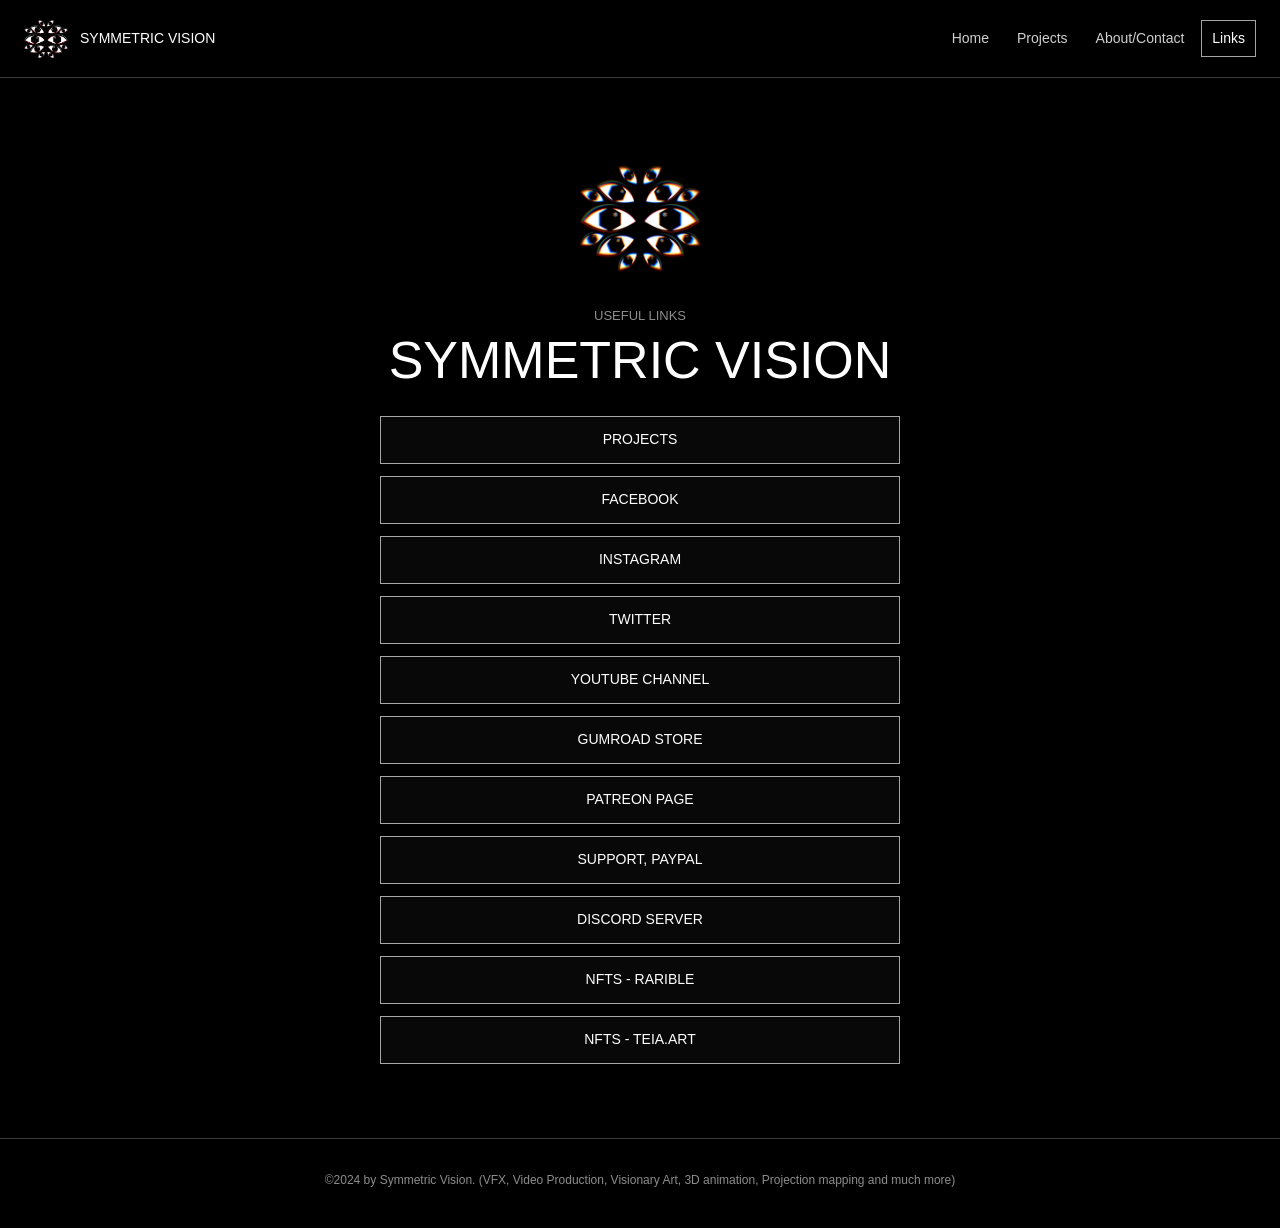
<file: links.html>
<!doctype html>
<html lang="en">
  <head>
    <meta charset="utf-8">
    <meta name="viewport" content="width=device-width, initial-scale=1">
    <title>Links | Symmetric Vision</title>
    <meta name="description" content="Official Symmetric Vision social, shop, support, app, and NFT links.">
    <link rel="icon" href="favicon.ico" sizes="any">
    <link rel="icon" type="image/png" sizes="32x32" href="assets/icons/favicon-32x32.png">
    <link rel="apple-touch-icon" sizes="180x180" href="assets/icons/apple-touch-icon.png">
    <link rel="manifest" href="site.webmanifest">
    <meta name="theme-color" content="#000000">
    <link rel="stylesheet" href="styles.css?v=20260602-hero-footer-warnings">
  </head>
  <body>
    <a class="skip-link" href="#main">Skip to content</a>
    <header class="site-header">
      <a class="site-mark" href="index.html" aria-label="Symmetric Vision home">
        <img src="Symmetric%20Vision%20logo.png" alt="">
        <span>Symmetric Vision</span>
      </a>
      <nav class="site-nav" aria-label="Primary">
        <a href="index.html">Home</a>
        <a href="projects.html">Projects</a>
        <a href="about-contact.html">About/Contact</a>
        <a href="links.html" aria-current="page">Links</a>
      </nav>
    </header>

    <main id="main" class="links-page">
      <section class="link-hub" aria-labelledby="links-title">
        <img src="RGBDistortLogo.png" alt="Symmetric Vision RGB logo">
        <p class="eyebrow">Useful links</p>
        <h1 id="links-title">Symmetric Vision</h1>
        <div class="link-list">
          <a href="projects.html">Projects</a>
          <a href="https://www.facebook.com/symmetryinvisioned" target="_blank" rel="noopener noreferrer">Facebook</a>
          <a href="https://www.instagram.com/inner.reflection/" target="_blank" rel="noopener noreferrer">Instagram</a>
          <a href="https://twitter.com/VisionSymmetric" target="_blank" rel="noopener noreferrer">Twitter</a>
          <a href="https://www.youtube.com/c/SymmetricVision" target="_blank" rel="noopener noreferrer">Youtube Channel</a>
          <a href="https://symmetricvision.gumroad.com/" target="_blank" rel="noopener noreferrer">Gumroad Store</a>
          <a href="https://www.patreon.com/symmetricvision" target="_blank" rel="noopener noreferrer">Patreon Page</a>
          <a href="https://paypal.me/envisionsymmetry" target="_blank" rel="noopener noreferrer">Support, Paypal</a>
          <a href="https://discord.gg/62vjgUGpWP" target="_blank" rel="noopener noreferrer">Discord server</a>
          <a href="https://rarible.com/symmetricvision" target="_blank" rel="noopener noreferrer">NFTs - Rarible</a>
          <a href="https://teia.art/symmetricvision" target="_blank" rel="noopener noreferrer">NFTs - Teia.art</a>
        </div>
      </section>
    </main>

    <footer class="site-footer">
      <p>&copy;2024 by Symmetric Vision. (VFX, Video Production, Visionary Art, 3D animation, Projection mapping and much more)</p>
    </footer>
  </body>
</html>
</file>
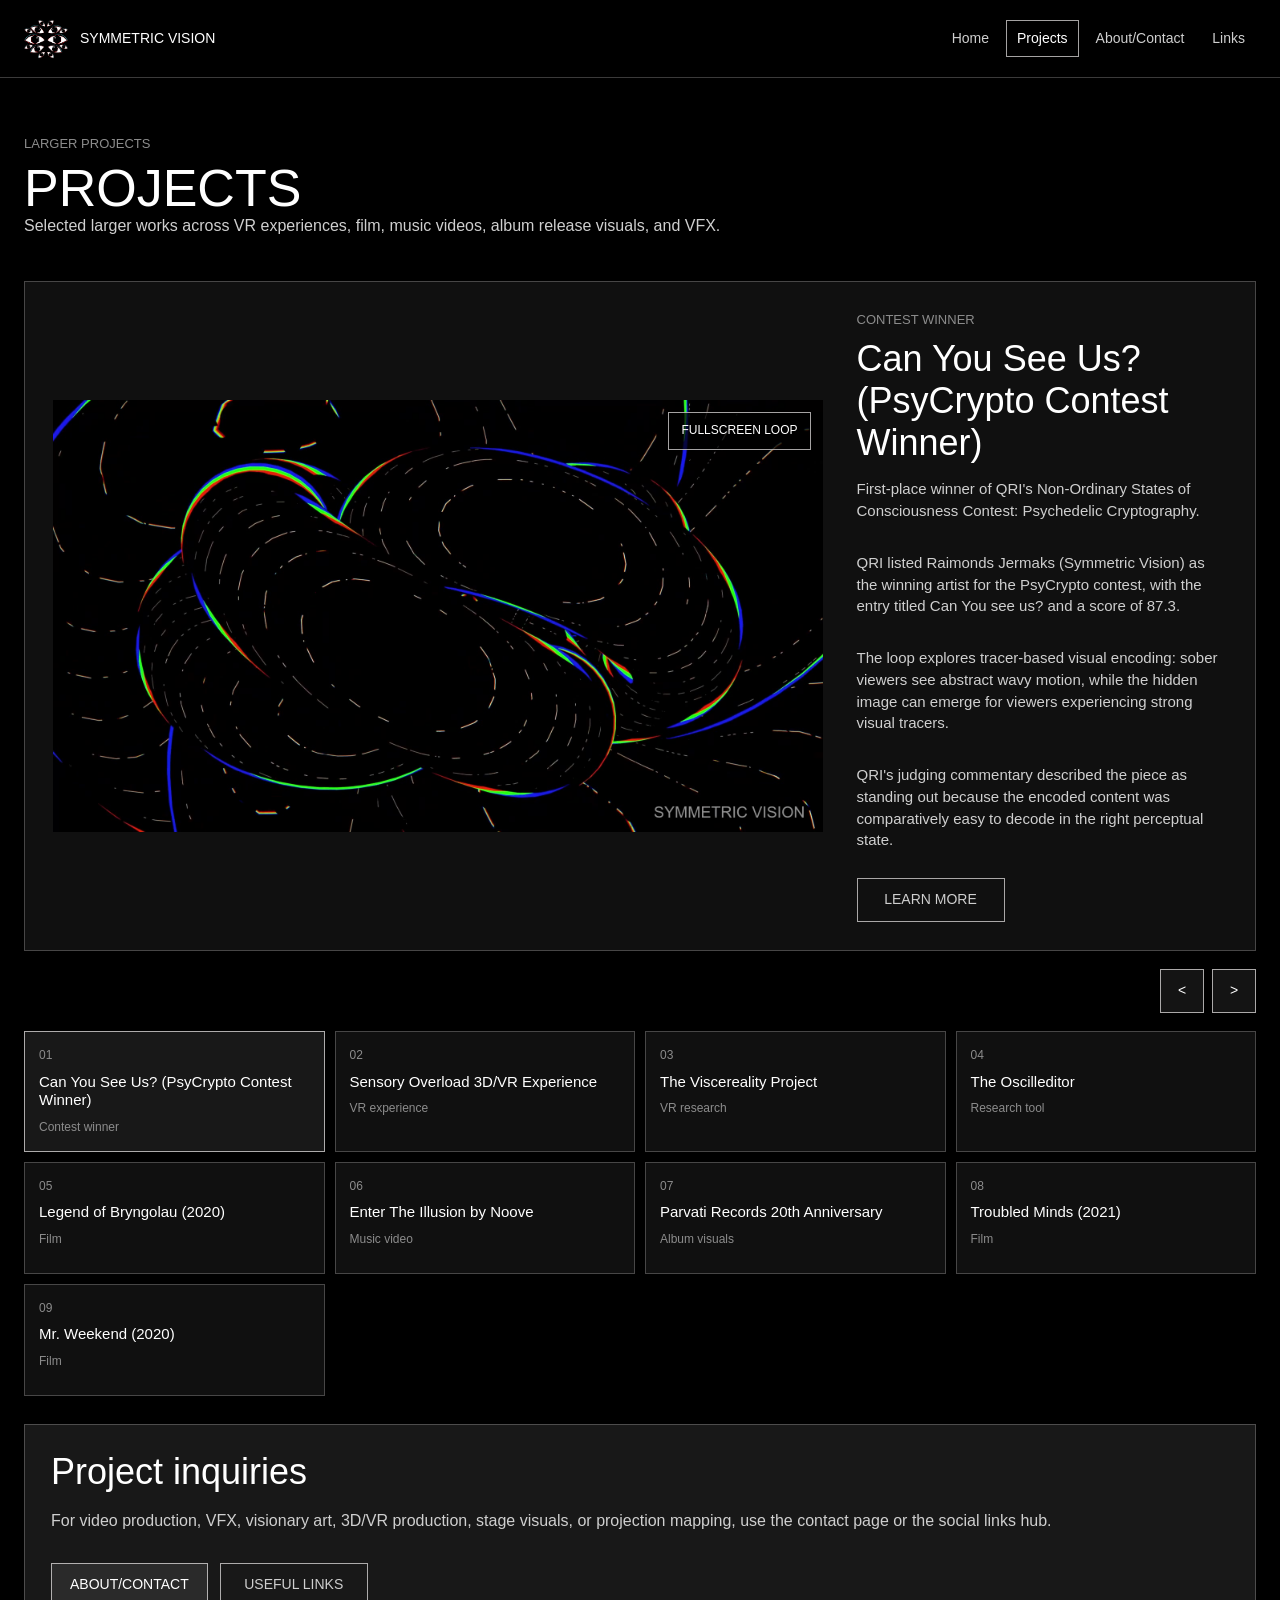
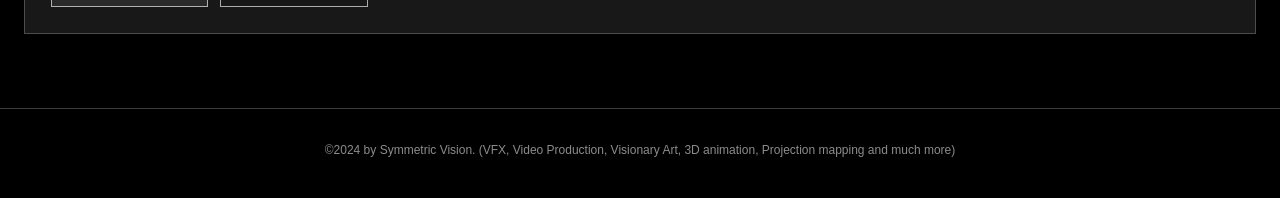
<file: projects.html>
<!doctype html>
<html lang="en">
  <head>
    <meta charset="utf-8">
    <meta name="viewport" content="width=device-width, initial-scale=1">
    <title>Projects | Symmetric Vision</title>
    <meta name="description" content="Larger Symmetric Vision projects across VR experiences, film, music videos, album visuals, and VFX.">
    <link rel="icon" href="favicon.ico" sizes="any">
    <link rel="icon" type="image/png" sizes="32x32" href="assets/icons/favicon-32x32.png">
    <link rel="apple-touch-icon" sizes="180x180" href="assets/icons/apple-touch-icon.png">
    <link rel="manifest" href="site.webmanifest">
    <meta name="theme-color" content="#000000">
    <link rel="stylesheet" href="styles.css?v=20260604-psycrypto-project">
    <script src="scripts/project-showcase.js?v=20260604-psycrypto-project" defer></script>
  </head>
  <body>
    <a class="skip-link" href="#main">Skip to content</a>
    <header class="site-header">
      <a class="site-mark" href="index.html" aria-label="Symmetric Vision home">
        <img src="Symmetric%20Vision%20logo.png" alt="">
        <span>Symmetric Vision</span>
      </a>
      <nav class="site-nav" aria-label="Primary">
        <a href="index.html">Home</a>
        <a href="projects.html" aria-current="page">Projects</a>
        <a href="about-contact.html">About/Contact</a>
        <a href="links.html">Links</a>
      </nav>
    </header>

    <main id="main" class="page-shell projects-page">
      <section class="page-title">
        <p class="eyebrow">Larger Projects</p>
        <h1>Projects</h1>
        <p class="page-lede">Selected larger works across VR experiences, film, music videos, album release visuals, and VFX.</p>
      </section>

      <section data-project-showcase aria-label="Larger projects carousel"></section>

      <section class="support-section">
        <h2>Project inquiries</h2>
        <p>For video production, VFX, visionary art, 3D/VR production, stage visuals, or projection mapping, use the contact page or the social links hub.</p>
        <div class="button-row">
          <a class="button-link" href="about-contact.html">About/Contact</a>
          <a class="button-link button-link--quiet" href="links.html">Useful links</a>
        </div>
      </section>
    </main>

    <footer class="site-footer">
      <p>&copy;2024 by Symmetric Vision. (VFX, Video Production, Visionary Art, 3D animation, Projection mapping and much more)</p>
    </footer>
  </body>
</html>
</file>
<file: styles.css>
:root {
  color-scheme: dark;
  --bg: #000000;
  --surface: #101010;
  --surface-strong: #181818;
  --text: #ffffff;
  --text-soft: #cfcfcf;
  --muted: #8c8c8c;
  --line: rgba(244, 240, 240, 0.24);
  --line-strong: rgba(244, 240, 240, 0.68);
  --cyan: #77f7ff;
  --magenta: #ff5bd8;
  --green: #89ff9a;
  --max: 1320px;
  --gutter: 24px;
}

* {
  box-sizing: border-box;
}

html {
  min-width: 320px;
  background: var(--bg);
}

body {
  margin: 0;
  overflow-x: hidden;
  background: var(--bg);
  color: var(--text);
  font-family: Avenir Next, Avenir, Helvetica Neue, Helvetica, Arial, sans-serif;
  font-size: 16px;
  line-height: 1.55;
}

img,
video {
  max-width: 100%;
  display: block;
}

a {
  color: inherit;
  text-decoration: none;
}

a:hover {
  color: var(--text);
}

:focus-visible {
  outline: 2px solid var(--cyan);
  outline-offset: 4px;
}

.skip-link {
  position: fixed;
  left: 16px;
  top: 16px;
  z-index: 100;
  padding: 10px 14px;
  background: var(--text);
  color: var(--bg);
  transform: translateY(-160%);
}

.skip-link:focus {
  transform: translateY(0);
}

.site-header {
  position: sticky;
  top: 0;
  z-index: 30;
  display: flex;
  align-items: center;
  justify-content: space-between;
  gap: 20px;
  min-height: 78px;
  padding: 14px max(var(--gutter), calc((100vw - var(--max)) / 2));
  border-bottom: 1px solid var(--line);
  background: rgba(0, 0, 0, 0.88);
  backdrop-filter: blur(10px);
}

.site-mark {
  display: inline-flex;
  align-items: center;
  gap: 12px;
  min-width: 0;
  font-size: 14px;
  text-transform: uppercase;
}

.site-mark img {
  width: 44px;
  height: 44px;
  object-fit: contain;
}

.site-mark span {
  white-space: nowrap;
}

.site-nav {
  display: flex;
  align-items: center;
  justify-content: flex-end;
  gap: 6px;
  flex-wrap: wrap;
}

.site-nav a {
  min-height: 36px;
  display: inline-flex;
  align-items: center;
  padding: 7px 10px;
  border: 1px solid transparent;
  color: var(--text-soft);
  font-size: 14px;
}

.site-nav a:hover,
.site-nav a[aria-current="page"] {
  border-color: var(--line-strong);
  color: var(--text);
}

.hero {
  position: relative;
  min-height: 78svh;
  overflow: hidden;
  display: grid;
  place-items: center;
  border-bottom: 1px solid var(--line);
}

.hero__video,
.hero__shade {
  position: absolute;
  inset: 0;
  width: 100%;
  height: 100%;
}

.hero__video {
  object-fit: cover;
  opacity: 1;
  filter: saturate(1.55) contrast(1.18) brightness(1.08);
}

.hero__shade {
  background: rgba(0, 0, 0, 0.18);
}

.hero__content {
  position: relative;
  z-index: 1;
  width: min(1060px, calc(100% - 40px));
  margin: 64px auto;
  text-align: center;
}

.hero h1,
.page-title h1,
.link-hub h1 {
  margin: 0;
  font-weight: 300;
  font-size: 64px;
  line-height: 1;
  text-transform: uppercase;
}

.hero h1 {
  position: relative;
  display: inline-block;
  text-shadow:
    -0.05em -0.035em 0 rgba(105, 0, 0, 0.54),
    0.05em 0.04em 0 rgba(0, 72, 88, 0.58),
    0 2px 18px rgba(0, 0, 0, 0.82);
}

.hero-title__text {
  position: relative;
  z-index: 1;
}

.hero-title__canvas {
  position: absolute;
  left: 50%;
  top: 50%;
  z-index: 2;
  pointer-events: none;
  opacity: 0;
  transform: translate(-50%, -50%);
}

.hero-title.is-liquid-ready {
  text-shadow: none;
}

.hero-title.is-liquid-ready .hero-title__text {
  opacity: 0;
}

.hero-title.is-liquid-ready .hero-title__canvas {
  opacity: 1;
}

.hero p {
  text-shadow: 0 2px 18px rgba(0, 0, 0, 0.82);
}

.hero p {
  margin: 18px 0 0;
  color: var(--text-soft);
  font-size: 20px;
}

.hero__actions,
.button-row {
  display: flex;
  justify-content: center;
  align-items: center;
  gap: 12px;
  flex-wrap: wrap;
  margin-top: 30px;
}

.button-link,
.carousel-button {
  min-height: 44px;
  display: inline-flex;
  align-items: center;
  justify-content: center;
  border: 1px solid var(--line-strong);
  background: rgba(255, 255, 255, 0.08);
  color: var(--text);
  font: inherit;
  font-size: 14px;
  cursor: pointer;
  transition: background 160ms ease, border-color 160ms ease, transform 160ms ease;
}

.button-link {
  min-width: 148px;
  padding: 10px 18px;
  text-transform: uppercase;
}

.button-link--quiet {
  background: transparent;
  color: var(--text-soft);
}

.button-link:hover,
.carousel-button:hover {
  background: rgba(255, 255, 255, 0.16);
  border-color: var(--text);
}

.section-shell,
.page-shell,
.split-section,
.links-page {
  max-width: var(--max);
  margin: 0 auto;
  padding: 74px var(--gutter);
}

.section-heading {
  margin-bottom: 18px;
}

.section-lede,
.page-lede {
  max-width: 760px;
  margin: 0 0 22px;
  color: var(--text-soft);
}

.youtube-section-note a {
  color: var(--text);
  text-decoration: underline;
  text-underline-offset: 0.18em;
}

.section-action {
  margin-top: 18px;
}

.section-heading h2,
.split-section h2,
.contact-card h2,
.bio-copy h2,
.rights-note h2,
.support-section h2,
.project-showcase__content h2 {
  margin: 0;
  font-weight: 300;
  font-size: 36px;
  line-height: 1.16;
}

.eyebrow {
  margin: 0 0 8px;
  color: var(--muted);
  font-size: 13px;
  text-transform: uppercase;
}

.video-carousel {
  position: relative;
}

.video-carousel--shorts .video-carousel__track {
  grid-auto-columns: minmax(190px, 21%);
}

.video-carousel--shorts .video-card__body h3 {
  font-size: 16px;
}

.carousel-toolbar {
  display: flex;
  justify-content: flex-end;
  gap: 8px;
  margin: 0 0 16px;
}

.carousel-button {
  width: 44px;
  padding: 0;
}

.project-showcase {
  display: grid;
  gap: 18px;
}

.project-showcase__stage {
  display: grid;
  grid-template-columns: minmax(0, 1.35fr) minmax(360px, 0.65fr);
  gap: 34px;
  align-items: center;
  padding: 28px;
  border: 1px solid var(--line);
  background: var(--surface);
}

.project-showcase__media {
  position: relative;
  aspect-ratio: 16 / 9;
  overflow: hidden;
  background: #050505;
}

.project-showcase__media-link,
.project-showcase__media-link img,
.project-showcase__media-link video,
.project-showcase__player,
.project-showcase__player iframe {
  position: absolute;
  inset: 0;
  width: 100%;
  height: 100%;
}

.project-showcase__media-link {
  display: block;
  color: inherit;
}

.project-showcase__media-link img {
  object-fit: cover;
}

.project-showcase__media-link video {
  object-fit: cover;
  opacity: 0;
  pointer-events: none;
  transition: opacity 160ms ease;
}

.project-showcase__media.is-previewing .project-showcase__media-link video {
  opacity: 1;
}

.project-showcase__media-link--external img {
  opacity: 0.76;
}

.project-showcase__media-link--external::before {
  content: "";
  position: absolute;
  inset: 0;
  background: rgba(0, 0, 0, 0.2);
}

.project-showcase__external-cta {
  position: absolute;
  left: 50%;
  top: 50%;
  display: inline-flex;
  align-items: center;
  gap: 10px;
  min-height: 44px;
  padding: 10px 16px;
  border: 1px solid var(--line-strong);
  background: rgba(0, 0, 0, 0.72);
  color: var(--text);
  font-size: 15px;
  text-transform: uppercase;
  transform: translate(-50%, -50%);
  transition: border-color 160ms ease, background-color 160ms ease;
}

.project-showcase__external-cta::before {
  content: "";
  width: 0;
  height: 0;
  border-block: 8px solid transparent;
  border-left: 13px solid currentColor;
}

.project-showcase__media-link--external:hover .project-showcase__external-cta,
.project-showcase__media-link--external:focus-visible .project-showcase__external-cta {
  border-color: var(--text);
  background: rgba(0, 0, 0, 0.86);
}

.project-showcase__player {
  z-index: 1;
  opacity: 0;
  pointer-events: none;
  transition: opacity 160ms ease;
}

.project-showcase__media.is-previewing .project-showcase__player {
  opacity: 1;
}

.project-showcase__player iframe {
  border: 0;
}

.project-showcase__fullscreen {
  position: absolute;
  right: 12px;
  top: 12px;
  z-index: 3;
  min-height: 38px;
  padding: 8px 12px;
  border: 1px solid var(--line-strong);
  background: rgba(0, 0, 0, 0.72);
  color: var(--text);
  font: inherit;
  font-size: 12px;
  text-transform: uppercase;
  cursor: pointer;
  transition: border-color 160ms ease, background-color 160ms ease;
}

.project-showcase__fullscreen:hover,
.project-showcase__fullscreen:focus-visible {
  border-color: var(--text);
  background: rgba(0, 0, 0, 0.88);
}

.project-showcase__content {
  min-width: 0;
  display: flex;
  flex-direction: column;
  justify-content: flex-start;
  padding: 0;
}

.project-showcase__summary {
  color: var(--text);
  font-size: 18px;
}

.project-showcase__content p:not(.eyebrow) {
  color: var(--text-soft);
  font-size: 15px;
  line-height: 1.45;
}

.project-showcase__content .button-link {
  align-self: flex-start;
  margin-top: 12px;
}

.project-showcase__controls {
  display: flex;
  justify-content: flex-end;
  gap: 8px;
}

.project-selector {
  display: grid;
  grid-template-columns: repeat(4, minmax(0, 1fr));
  gap: 10px;
}

.project-selector__button {
  min-height: 112px;
  display: grid;
  align-content: start;
  gap: 8px;
  padding: 14px;
  border: 1px solid var(--line);
  background: var(--surface);
  color: var(--text-soft);
  font: inherit;
  text-align: left;
  cursor: pointer;
}

.project-selector__button span,
.project-selector__button em {
  color: var(--muted);
  font-size: 12px;
  font-style: normal;
}

.project-selector__button strong {
  color: var(--text);
  font-size: 15px;
  font-weight: 400;
  line-height: 1.25;
}

.project-selector__button.is-active,
.project-selector__button:hover {
  border-color: var(--line-strong);
  background: var(--surface-strong);
}

.video-carousel__track {
  display: grid;
  grid-auto-flow: column;
  grid-auto-columns: minmax(280px, 34%);
  gap: 16px;
  overflow-x: auto;
  overscroll-behavior-inline: contain;
  scroll-padding-inline: 2px;
  padding: 2px 2px 18px;
}

.video-carousel__track::-webkit-scrollbar {
  height: 8px;
}

.video-carousel__track::-webkit-scrollbar-track {
  background: var(--surface);
}

.video-carousel__track::-webkit-scrollbar-thumb {
  background: var(--line-strong);
}

.video-card {
  min-width: 0;
  display: grid;
  grid-template-rows: auto 1fr;
  border: 1px solid var(--line);
  background: var(--surface);
  transition: border-color 160ms ease, transform 160ms ease;
}

.video-card:hover,
.video-card:focus-visible {
  border-color: var(--text);
}

.video-card__media {
  position: relative;
  aspect-ratio: var(--card-ratio, 16 / 9);
  overflow: hidden;
  background: #050505;
}

.video-card__media img,
.video-card__media video,
.video-card__player,
.video-card__player iframe {
  position: absolute;
  inset: 0;
  width: 100%;
  height: 100%;
}

.video-card__media img,
.video-card__media video {
  object-fit: cover;
}

.video-card__media video,
.video-card__player {
  opacity: 0;
  pointer-events: none;
  transition: opacity 160ms ease;
}

.video-card.is-previewing .video-card__media video,
.video-card.is-previewing .video-card__player {
  opacity: 1;
}

.video-card__player iframe {
  border: 0;
  pointer-events: none;
}

.video-card__badge,
.video-card__warning {
  position: absolute;
  z-index: 2;
  left: 10px;
  display: inline-flex;
  align-items: center;
  min-height: 26px;
  padding: 4px 8px;
  background: rgba(0, 0, 0, 0.74);
  border: 1px solid var(--line);
  font-size: 12px;
}

.video-card__badge {
  top: 10px;
  color: var(--text-soft);
}

.video-card__warning {
  bottom: 10px;
  color: var(--text);
  border-color: rgba(255, 91, 216, 0.72);
}

.video-card__body {
  display: grid;
  align-content: start;
  gap: 8px;
  padding: 16px;
}

.video-card__body h3 {
  margin: 0;
  font-size: 18px;
  line-height: 1.25;
  font-weight: 400;
}

.video-card__body p {
  margin: 0;
  color: var(--text-soft);
  font-size: 14px;
}

.split-section {
  display: grid;
  grid-template-columns: minmax(280px, 0.92fr) minmax(0, 1.08fr);
  gap: 48px;
  align-items: center;
}

.split-section--story {
  grid-template-columns: minmax(0, 1.28fr) minmax(420px, 0.72fr);
  gap: 48px;
  align-items: stretch;
}

.split-section__media {
  min-width: 0;
  border: 1px solid var(--line);
  background: var(--surface);
}

.split-section__copy {
  min-width: 0;
}

.split-section__media img {
  width: 100%;
  aspect-ratio: 1;
  object-fit: cover;
}

.split-section__media--video {
  aspect-ratio: 16 / 9;
  overflow: hidden;
  border: 0;
  background: #050505;
}

.inline-video {
  position: relative;
  width: 100%;
  height: 100%;
  background: #050505;
  overflow: hidden;
  border: 1px solid var(--line-strong);
}

.inline-video img,
.inline-video iframe {
  position: absolute;
  inset: 0;
  width: 100%;
  height: 100%;
}

.inline-video img {
  object-fit: cover;
  opacity: 0.86;
}

.inline-video iframe {
  left: -1px;
  width: calc(100% + 2px);
  border: 0;
  display: block;
}

.split-section__copy p:not(.eyebrow),
.contact-card p,
.bio-copy p,
.rights-note p,
.support-section p {
  color: var(--text-soft);
}

.story-quote {
  margin-top: 14px;
  font-size: 18px;
}

.split-section__copy .button-link {
  margin-top: 16px;
}

.split-section--story .split-section__copy {
  height: 100%;
  display: flex;
  flex-direction: column;
  justify-content: space-between;
}

.split-section--story .split-section__copy h2 {
  font-size: 32px;
}

.split-section--story .split-section__copy p:not(.story-quote) {
  margin-top: 10px;
  font-size: 15px;
  line-height: 1.38;
}

.split-section--story .split-section__copy .button-link {
  align-self: flex-start;
}

.text-link {
  display: inline-flex;
  margin-top: 10px;
  border-bottom: 1px solid var(--line-strong);
  color: var(--text);
}

.page-shell {
  padding-top: 56px;
}

.page-title {
  margin-bottom: 42px;
}

.page-title h1,
.link-hub h1 {
  font-size: 52px;
}

.contact-grid {
  display: grid;
  grid-template-columns: minmax(280px, 0.84fr) minmax(0, 1.16fr);
  gap: 28px;
  align-items: start;
}

.contact-title {
  max-width: 860px;
}

.contact-grid--lead {
  grid-template-columns: minmax(0, 1.1fr) minmax(320px, 0.9fr);
  align-items: stretch;
}

.contact-card,
.bio-copy,
.rights-note,
.support-section {
  border: 1px solid var(--line);
  background: var(--surface);
  padding: 26px;
}

.contact-card--primary,
.contact-card--scope {
  display: flex;
  flex-direction: column;
}

.contact-card--primary {
  min-height: 280px;
  justify-content: space-between;
  background: var(--surface-strong);
}

.contact-card--scope {
  justify-content: flex-start;
}

.contact-list {
  display: grid;
  gap: 12px;
  margin: 14px 0 0;
  padding: 0;
  list-style: none;
  color: var(--text-soft);
}

.contact-list li {
  padding-top: 12px;
  border-top: 1px solid var(--line);
}

.contact-card .button-row,
.support-section .button-row {
  justify-content: flex-start;
}

.rights-note,
.support-section {
  margin-top: 28px;
}

.contact-form-section {
  display: grid;
  grid-template-columns: minmax(240px, 0.42fr) minmax(0, 1fr);
  gap: 34px;
  align-items: start;
  margin-top: 28px;
  scroll-margin-top: 170px;
  border: 1px solid var(--line);
  background: var(--surface-strong);
  padding: 32px;
}

.contact-form-section__copy {
  max-width: 360px;
}

.contact-form-section__copy p:not(.eyebrow) {
  color: var(--text-soft);
}

.contact-form-section__copy p + p {
  margin-top: 12px;
}

.contact-form {
  display: grid;
  gap: 12px;
}

.contact-form__grid {
  display: grid;
  grid-template-columns: repeat(2, minmax(0, 1fr));
  gap: 12px;
}

.contact-form__field {
  display: grid;
  gap: 8px;
}

.contact-form__field span {
  color: var(--text-soft);
  font-size: 14px;
}

.contact-form__field input,
.contact-form__field textarea {
  width: 100%;
  border: 2px solid var(--line-strong);
  border-radius: 0;
  background: #000;
  color: var(--text);
  font: inherit;
  font-size: 16px;
  line-height: 1.4;
  padding: 19px 22px;
  outline: none;
}

.contact-form__field input {
  min-height: 66px;
}

.contact-form__field textarea {
  min-height: 180px;
  resize: vertical;
}

.contact-form__field input::placeholder,
.contact-form__field textarea::placeholder {
  color: var(--text-soft);
  opacity: 1;
}

.contact-form__field input:focus,
.contact-form__field textarea:focus {
  border-color: var(--text);
  background: rgba(255, 255, 255, 0.04);
}

.contact-form__trap,
.contact-form__botcheck {
  position: absolute;
  left: -9999px;
  width: 1px;
  height: 1px;
  overflow: hidden;
}

.contact-form__footer {
  display: grid;
  grid-template-columns: minmax(0, 1fr) minmax(180px, 280px);
  gap: 18px;
  align-items: center;
  margin-top: 8px;
}

.contact-form__note,
.contact-form__status {
  margin: 0;
  color: var(--muted);
  font-size: 13px;
  line-height: 1.45;
}

.contact-form__submit {
  width: 100%;
  min-height: 62px;
  justify-self: end;
  border-width: 2px;
  background: rgba(255, 255, 255, 0.06);
  font-size: 16px;
}

.contact-form__submit:disabled {
  cursor: wait;
  opacity: 0.62;
}

.contact-form__status {
  min-height: 20px;
}

.contact-form__status[data-state="success"] {
  color: #bff0c8;
}

.contact-form__status[data-state="error"] {
  color: #ffb7b7;
}

.contact-projects {
  padding-inline: 0;
  padding-bottom: 32px;
}

.support-section {
  background: var(--surface-strong);
}

.support-section--donate {
  display: grid;
  grid-template-columns: minmax(0, 1.12fr) minmax(260px, 0.48fr);
  gap: 28px;
  align-items: center;
}

.support-section__copy {
  max-width: 920px;
}

.support-section__copy h2 {
  max-width: 760px;
}

.support-section__copy p {
  margin: 16px 0 0;
}

.support-section__actions {
  display: grid;
  gap: 12px;
}

.support-section__actions .button-link {
  width: 100%;
}

.support-section__donate {
  min-height: 58px;
  border-color: var(--text);
  font-size: 16px;
  background: rgba(255, 255, 255, 0.12);
}

.support-section__note {
  margin: 4px 0 0;
  font-size: 13px;
  line-height: 1.45;
}

.links-page {
  min-height: calc(100svh - 170px);
  display: grid;
  place-items: start center;
}

.link-hub {
  width: min(520px, 100%);
  text-align: center;
}

.link-hub img {
  width: 132px;
  height: 132px;
  object-fit: contain;
  margin: 0 auto 22px;
}

.link-list {
  display: grid;
  gap: 12px;
  margin-top: 30px;
}

.link-list a {
  min-height: 48px;
  display: flex;
  align-items: center;
  justify-content: center;
  border: 1px solid var(--line-strong);
  background: rgba(255, 255, 255, 0.03);
  color: var(--text);
  text-transform: uppercase;
  font-size: 14px;
}

.link-list a:hover {
  border-color: var(--text);
  background: rgba(255, 255, 255, 0.1);
}

.instagram-link {
  min-height: 86px;
  width: min(420px, 100%);
  display: flex;
  align-items: center;
  justify-content: space-between;
  gap: 20px;
  padding: 18px 20px;
  border: 1px solid var(--line-strong);
  background: var(--surface);
}

.instagram-link span {
  color: var(--text-soft);
}

.instagram-link strong {
  font-weight: 400;
  text-transform: uppercase;
}

.instagram-link:hover {
  border-color: var(--text);
  background: var(--surface-strong);
}

.site-footer {
  border-top: 1px solid var(--line);
  padding: 28px var(--gutter) 34px;
  color: var(--muted);
  text-align: center;
  font-size: 12px;
}

.site-footer p {
  margin: 4px 0;
}

@media (max-width: 900px) {
  .site-header {
    align-items: flex-start;
    flex-direction: column;
    gap: 12px;
  }

  .site-nav {
    justify-content: flex-start;
  }

  .hero {
    min-height: 76svh;
  }

  .hero h1 {
    font-size: 42px;
  }

  .hero p {
    font-size: 18px;
  }

  .section-heading {
    display: block;
  }

  .carousel-toolbar {
    margin: 0 0 14px;
    justify-content: flex-start;
  }

  .video-carousel__track {
    grid-auto-columns: minmax(250px, 84%);
  }

  .video-carousel--shorts .video-carousel__track {
    grid-auto-columns: minmax(180px, 64%);
  }

  .project-showcase__stage {
    grid-template-columns: 1fr;
    padding: 0;
    min-height: 0;
  }

  .project-showcase__media {
    aspect-ratio: 16 / 9;
    min-height: 0;
  }

  .project-showcase__content {
    padding: 24px;
  }

  .project-showcase__controls {
    justify-content: flex-start;
  }

  .project-selector {
    grid-template-columns: repeat(2, minmax(0, 1fr));
  }

  .split-section,
  .contact-grid,
  .contact-form-section,
  .support-section--donate {
    grid-template-columns: 1fr;
  }

  .contact-form-section__copy {
    max-width: 680px;
  }
}

@media (max-width: 560px) {
  :root {
    --gutter: 18px;
  }

  body {
    font-size: 15px;
  }

  .site-header {
    min-height: 0;
  }

  .site-mark span {
    font-size: 12px;
  }

  .site-nav {
    width: 100%;
    display: grid;
    grid-template-columns: repeat(2, minmax(0, 1fr));
  }

  .site-nav a {
    justify-content: center;
    min-width: 0;
    padding-inline: 6px;
    font-size: 12px;
  }

  .hero h1,
  .page-title h1,
  .link-hub h1 {
    font-size: 34px;
  }

  .section-shell,
  .page-shell,
  .split-section,
  .links-page {
    padding-top: 54px;
    padding-bottom: 54px;
  }

  .section-heading h2,
  .split-section h2,
  .contact-card h2,
  .bio-copy h2,
  .rights-note h2,
  .support-section h2,
  .project-showcase__content h2 {
    font-size: 28px;
  }

  .contact-card,
  .bio-copy,
  .rights-note,
  .contact-form-section,
  .support-section {
    padding: 20px;
  }

  .contact-form__grid,
  .contact-form__footer {
    grid-template-columns: 1fr;
  }

  .contact-form__field input {
    min-height: 58px;
  }

  .contact-form__field textarea {
    min-height: 156px;
  }

  .button-link {
    width: 100%;
  }

  .instagram-link {
    align-items: flex-start;
    flex-direction: column;
  }

  .project-selector {
    grid-template-columns: 1fr;
  }
}

@media (prefers-reduced-motion: reduce) {
  *,
  *::before,
  *::after {
    scroll-behavior: auto !important;
    transition-duration: 0.01ms !important;
    animation-duration: 0.01ms !important;
  }

  .hero-title.is-liquid-ready {
    text-shadow:
      -0.05em -0.035em 0 rgba(105, 0, 0, 0.54),
      0.05em 0.04em 0 rgba(0, 72, 88, 0.58),
      0 2px 18px rgba(0, 0, 0, 0.82);
  }

  .hero-title.is-liquid-ready .hero-title__text {
    opacity: 1;
  }

  .hero-title.is-liquid-ready .hero-title__canvas {
    display: none;
  }
}
</file>
